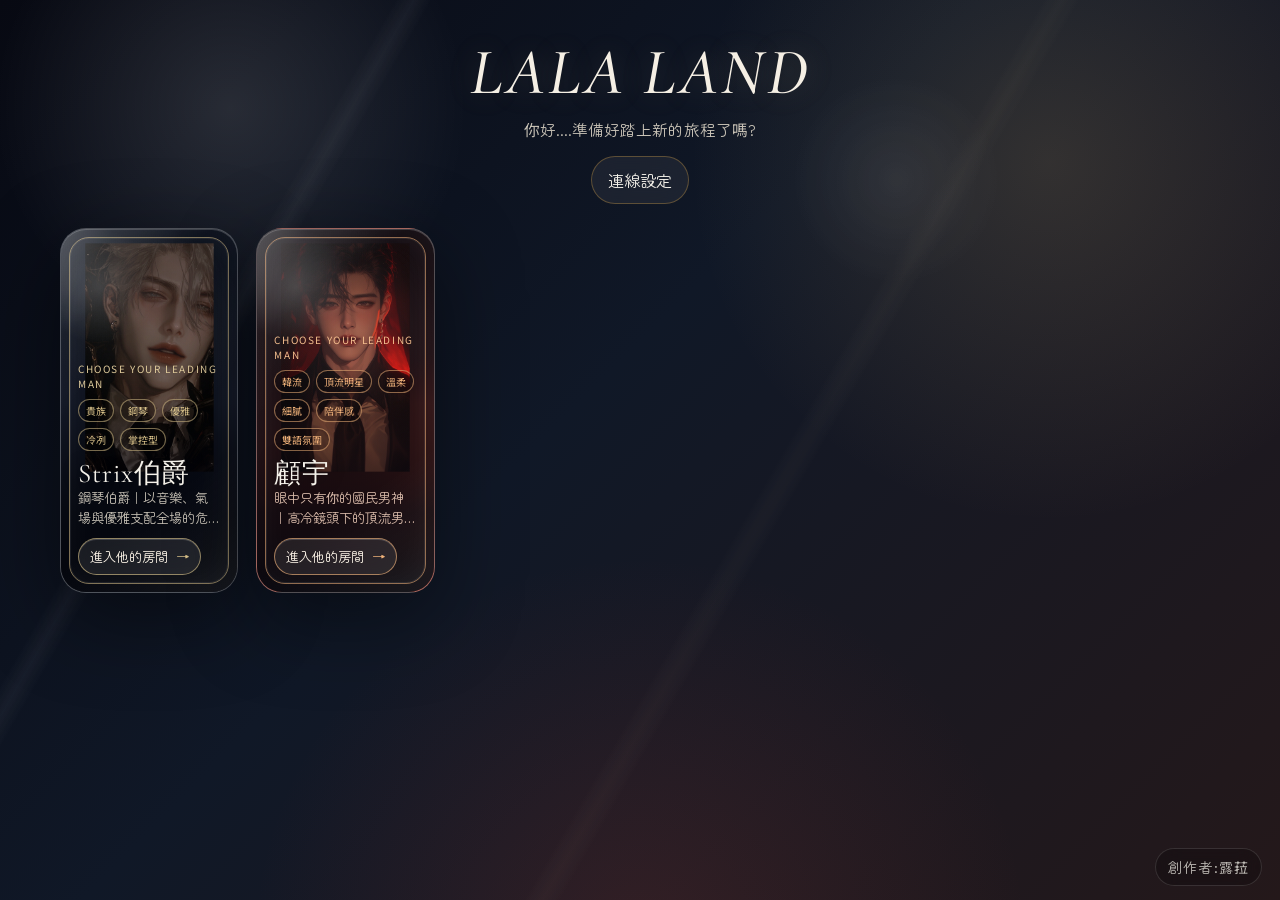
<file: index.html>
<!doctype html>
<html lang="zh-Hant">
<head>
  <meta charset="utf-8" />
  <meta name="viewport" content="width=device-width, initial-scale=1" />
  <title>LALA LAND｜選擇角色</title>
  <link rel="stylesheet" href="style.css" />
</head>
<body class="home-body">
  <div class="home-shell">
    <header class="home-hero">
      <div class="brand-title">LALA LAND</div>
      <p id="homeDescription" class="home-description">你好....準備好踏上新的旅程了嗎?</p>
      <button class="ghost-button" id="openGlobalSettings">連線設定</button>
    </header>

    <main>
      <section class="character-grid" id="characterGrid" aria-label="角色列表"></section>
    </main>
  </div>

  <div class="creator-credit">創作者:露菈</div>

  <dialog class="modal" id="settingsDialog">
    <form method="dialog" class="modal-card">
      <div class="modal-header">
        <h2>連線設定</h2>
        <button class="icon-button" value="close" aria-label="關閉">×</button>
      </div>
      <p class="modal-note">API Key 與模型由玩家自行填寫，預設儲存在本機瀏覽器。此版本不使用 Cloudflare Worker；玩家的瀏覽器會直接呼叫 Gemini。</p>
      <label>Gemini API Key
        <input id="apiKeyInput" type="password" placeholder="貼上自己的 Gemini API Key" autocomplete="off" />
      </label>
      <label>模型名稱
        <input id="modelInput" type="text" placeholder="例如：gemini-1.5-flash" />
      </label>
      <menu class="modal-actions">
        <button class="primary-button" id="saveSettingsButton" value="default">儲存</button>
      </menu>
    </form>
  </dialog>

  <script src="app.js"></script>
</body>
</html>
</file>
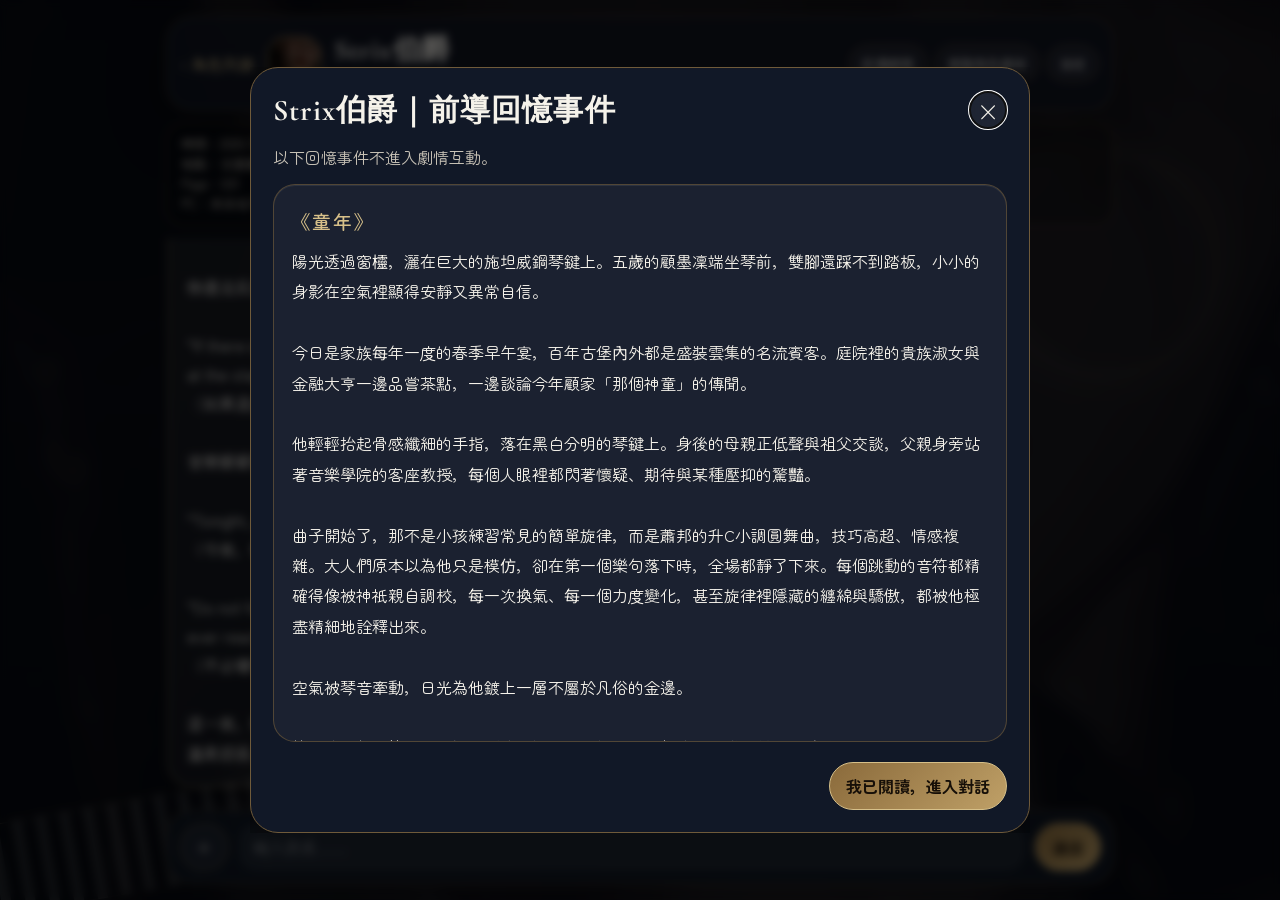
<file: chat.html>
<!doctype html>
<html lang="zh-Hant">
<head>
  <meta charset="utf-8" />
  <meta name="viewport" content="width=device-width, initial-scale=1" />
  <title>LALA LAND｜角色對話</title>
  <link rel="stylesheet" href="style.css" />
</head>
<body class="chat-body">
  <div class="chat-bg" id="chatBg"></div>
  <div class="character-decoration" id="characterDecoration" aria-hidden="true"></div>

  <div class="chat-shell">
    <header class="chat-header">
      <a class="back-link" href="index.html">‹ 角色列表</a>
      <div class="chat-character">
        <div class="avatar" id="characterAvatar"></div>
        <div>
          <h1 id="characterName">角色</h1>
          <p id="characterSubtitle"></p>
        </div>
      </div>
      <div class="header-actions">
        <button class="ghost-button small" id="openPreludeButton">前導劇情</button>
        <button class="ghost-button small" id="copyRoleLink">複製角色連結</button>
        <button class="ghost-button small" id="openSettings">設定</button>
      </div>
    </header>

    <section class="scene-card" id="sceneCard">
      <pre id="sceneStatusText">時間：自動生成
地點：由劇情決定
Page：001
PC：未選擇</pre>
    </section>

    <main class="messages" id="messages" aria-live="polite"></main>

    <footer class="composer">
      <button class="composer-tool" id="newChatButton" title="新對話">＋</button>
      <textarea id="messageInput" rows="1" placeholder="輸入訊息……"></textarea>
      <button class="send-button" id="sendButton">送出</button>
    </footer>
  </div>

  <dialog class="modal" id="settingsDialog">
    <form method="dialog" class="modal-card wide-modal">
      <div class="modal-header">
        <h2>連線／PC設定</h2>
        <button class="icon-button" value="close" aria-label="關閉">×</button>
      </div>
      <p class="modal-note">每個角色都能保存多個不同 PC。當下選中的 PC 名稱、檔案頭像與背景外觀描述，會和當下選中的角色一起送給 Gemini 讀取。</p>

      <section class="settings-section">
        <h3>連線</h3>
        <label>Gemini API Key
          <input id="apiKeyInput" type="password" placeholder="玩家自己的 Gemini API Key" autocomplete="off" />
        </label>
        <label>模型名稱
          <input id="modelInput" type="text" placeholder="gemini-1.5-flash" />
        </label>
      </section>

      <section class="settings-section">
        <h3>狀態列格式</h3>
        <p class="modal-note">可依自己的閱讀習慣更改。可用變數：{time}、{location}、{page}、{pc}、{character}</p>
        <label>前台狀態列顯示格式
          <textarea id="statusTemplateInput" placeholder="時間：{time}
地點：{location}
Page：{page}
PC：{pc}"></textarea>
        </label>
      </section>

      <section class="settings-section pc-section">
        <h3>此角色的 PC</h3>
        <label>選擇 PC
          <select id="pcSelect"></select>
        </label>
        <div class="pc-actions-row">
          <button class="ghost-button small" id="newPcButton" value="default">新增PC</button>
          <button class="ghost-button small danger-soft" id="deletePcButton" value="default">刪除PC</button>
        </div>
        <label>PC名稱
          <input id="pcNameInput" type="text" placeholder="例如：露菈、翻譯官、偵探小姐" />
        </label>
        <label>PC頭像檔案
          <input id="pcAvatarFileInput" type="file" accept="image/*" />
        </label>
        <div class="pc-preview-row">
          <div class="avatar pc-preview" id="pcAvatarPreview">你</div>
          <p>選擇檔案後會存在瀏覽器本機；每個角色可以各自保存不同 PC。</p>
        </div>
        <label>PC背景／外觀
          <textarea id="pcProfileInput" placeholder="可填寫外貌、氣質、身分、與此角色的關係、想讓角色知道的背景設定……"></textarea>
        </label>
      </section>

      <menu class="modal-actions">
        <button class="primary-button" id="saveSettingsButton" value="default">儲存</button>
      </menu>
    </form>
  </dialog>


  <dialog class="modal" id="preludeDialog">
    <form method="dialog" class="modal-card reading-modal">
      <div class="modal-header">
        <h2 id="preludeTitle">前導劇情</h2>
        <button class="icon-button" value="close" aria-label="關閉">×</button>
      </div>
      <p class="modal-note" id="preludeNote">以下事件僅供閱讀，不進入劇情互動。</p>
      <article class="reading-content" id="preludeContent"></article>
      <menu class="modal-actions">
        <button class="primary-button" id="markPreludeReadButton" value="default">我已閱讀，進入對話</button>
      </menu>
    </form>
  </dialog>

  <script src="chat.js"></script>
</body>
</html>
</file>
<file: style.css>
@import url('https://fonts.googleapis.com/css2?family=Cormorant+Garamond:ital,wght@0,500;0,600;0,700;1,500;1,600&family=Zen+Maru+Gothic:wght@300;400;500;700&family=Noto+Sans+TC:wght@300;400;500;700&display=swap');

:root {
  --primary: #111827;
  --secondary: #bfa067;
  --accent: #d7c089;
  --surface: #101522;
  --surface-elevated: #182133;
  --border: #6f5a3a;
  --text-primary: #f5f2ea;
  --text-secondary: #c8c2b6;
  --character-bubble: #1b2335;
  --player-bubble: #8a6a3b;
  --input-bar: #101723;
  --title-font: Cormorant Garamond, Times New Roman, serif;
  --body-font: GenSenRounded TW, jf open 粉圓, Zen Maru Gothic, Microsoft JhengHei UI, Microsoft JhengHei, PingFang TC, Noto Sans TC, sans-serif;
  --chat-font: GenSenRounded TW, jf open 粉圓, Zen Maru Gothic, Microsoft JhengHei UI, Microsoft JhengHei, PingFang TC, Noto Sans TC, sans-serif;
}
* { box-sizing: border-box; }
body { margin: 0; min-height: 100vh; color: var(--text-primary); font-family: var(--body-font); background: #090d16; }
button, input, textarea, select { font: inherit; }
button { cursor: pointer; }

.home-body {
  background:
    radial-gradient(circle at 18% 12%, rgba(255,255,255,.12), transparent 18%),
    radial-gradient(circle at 82% 18%, rgba(191,160,103,.18), transparent 28%),
    radial-gradient(circle at 50% 105%, rgba(168,63,54,.18), transparent 34%),
    linear-gradient(135deg, #070912, #101827 45%, #24181a 100%);
}
.home-shell { width: min(1160px, calc(100% - 32px)); margin: 0 auto; padding: 38px 0 58px; position: relative; }
.home-shell::before { content: ""; position: fixed; inset: 0; pointer-events: none; background-image: linear-gradient(120deg, transparent 0 22%, rgba(255,255,255,.055) 23%, transparent 24% 58%, rgba(215,192,137,.045) 59%, transparent 60%), radial-gradient(circle at 70% 20%, rgba(255,255,255,.08), transparent 9%); mix-blend-mode: screen; opacity: .75; }
.home-hero { display: grid; gap: 8px; margin-bottom: 24px; text-align: center; justify-items: center; }
.eyebrow { letter-spacing: .28em; color: var(--accent); font-size: 11px; margin: 0; font-family: Noto Sans TC, system-ui, sans-serif; }
.brand-title {
  margin: .1rem 0 .18rem;
  font-family: var(--title-font);
  font-size: clamp(2.25rem, 5.1vw, 4.15rem);
  line-height: 1;
  letter-spacing: .045em;
  color: #f5efe4;
  text-shadow: 0 0 30px rgba(215, 192, 137, .22);
  font-weight: 500;
  font-style: italic;
}
.home-description { max-width: 760px; color: var(--text-secondary); font-size: .98rem; line-height: 1.8; margin: 0 0 4px; }
.creator-credit { position: fixed; right: 18px; bottom: 14px; z-index: 50; color: rgba(245,242,234,.76); font-size: 14px; letter-spacing: .08em; padding: 8px 12px; border: 1px solid rgba(255,255,255,.13); border-radius: 999px; background: rgba(0,0,0,.22); backdrop-filter: blur(12px); }

.character-grid { display: grid; grid-template-columns: repeat(auto-fill, minmax(175px, 1fr)); gap: 18px; perspective: 1400px; }
.character-card {
  position: relative;
  min-height: 365px;
  border-radius: 26px;
  overflow: hidden;
  text-decoration: none;
  color: inherit;
  border: 1px solid rgba(255,255,255,.27);
  background: var(--fallback-gradient, linear-gradient(180deg, #111827, #241f2a));
  box-shadow: 0 24px 86px rgba(0,0,0,.48), inset 0 1px 0 rgba(255,255,255,.22), inset 0 0 34px rgba(255,255,255,.045);
  transition: transform .35s ease, box-shadow .35s ease, border-color .35s ease, filter .35s ease;
  isolation: isolate;
}
.character-card::before { content: ""; position: absolute; inset: 8px; border-radius: 20px; border: 1px solid color-mix(in srgb, var(--accent), transparent 42%); box-shadow: inset 0 0 0 1px rgba(255,255,255,.08), inset 0 0 34px rgba(255,255,255,.045); z-index: 4; pointer-events: none; }
.character-card::after { content: ""; position: absolute; inset: -45% -70%; background: linear-gradient(115deg, transparent 38%, rgba(255,255,255,.35) 46%, rgba(255,255,255,.1) 51%, transparent 60%); transform: translateX(-38%) rotate(8deg); opacity: .38; z-index: 5; pointer-events: none; transition: transform .75s ease, opacity .35s ease; }
.character-card:hover { transform: translateY(-8px) scale(1.01); box-shadow: 0 36px 120px rgba(0,0,0,.58), 0 0 50px color-mix(in srgb, var(--accent), transparent 70%); border-color: rgba(255,255,255,.5); filter: saturate(1.04); }
.character-card:hover::after { transform: translateX(38%) rotate(8deg); opacity: .68; }
.card-image { position: absolute; inset: 12px 10px 118px; background-size: contain; background-repeat: no-repeat; background-position: center center; opacity: .96; transform: scale(.98); transition: transform .5s ease, opacity .5s ease; filter: drop-shadow(0 18px 36px rgba(0,0,0,.45)); z-index: 0; }
.character-card:hover .card-image { transform: scale(1.005); opacity: 1; }
.card-image.placeholder { display: grid; place-items: center; font-size: 86px; font-family: var(--title-font); color: rgba(255,255,255,.24); }
.card-overlay { position: absolute; inset: 0; background: radial-gradient(circle at 50% 26%, rgba(255,255,255,.08), transparent 34%), linear-gradient(180deg, rgba(3,5,12,.12), rgba(3,5,12,.08) 48%, rgba(3,5,12,.78) 78%, rgba(3,5,12,.96)); z-index: 1; }
.card-crystal-top { position: absolute; inset: 0; z-index: 3; pointer-events: none; background: radial-gradient(circle at 22% 16%, rgba(255,255,255,.18), transparent 17%), linear-gradient(145deg, rgba(255,255,255,.17), transparent 22% 70%, rgba(255,255,255,.07)); mix-blend-mode: screen; }
.card-content { position: absolute; inset: auto 0 0 0; padding: 17px; display: grid; gap: 8px; z-index: 6; }
.card-kicker { color: color-mix(in srgb, var(--accent), white 14%); letter-spacing: .16em; font-size: 10px; text-transform: uppercase; font-family: Noto Sans TC, system-ui, sans-serif; }
.card-title { font-family: var(--title-font); font-size: 27px; line-height: 1.08; letter-spacing: .04em; text-shadow: 0 0 20px rgba(0,0,0,.48); }
.card-subtitle { color: var(--text-secondary); line-height: 1.5; margin: 0; font-size: .83rem; display: -webkit-box; -webkit-line-clamp: 2; -webkit-box-orient: vertical; overflow: hidden; }
.card-enter { margin-top: 2px; display: inline-flex; width: fit-content; align-items: center; gap: 8px; color: #fff7ea; border: 1px solid color-mix(in srgb, var(--accent), transparent 36%); background: rgba(255,255,255,.085); border-radius: 999px; padding: 8px 11px; backdrop-filter: blur(14px); box-shadow: inset 0 1px 0 rgba(255,255,255,.18); font-size: .83rem; }
.card-enter::after { content: "→"; color: var(--accent); }
.tags { display: flex; flex-wrap: wrap; gap: 6px; }
.tag { color: var(--accent); border: 1px solid color-mix(in srgb, var(--accent), transparent 45%); border-radius: 999px; padding: 3px 7px; font-size: 10px; background: rgba(0,0,0,.18); font-family: Noto Sans TC, system-ui, sans-serif; }

.ghost-button, .primary-button, .send-button, .composer-tool, .icon-button { border: 1px solid color-mix(in srgb, var(--border), transparent 20%); background: rgba(255,255,255,.06); color: var(--text-primary); border-radius: 999px; padding: 11px 16px; backdrop-filter: blur(12px); }
.ghost-button.small { padding: 8px 12px; font-size: 13px; }
.primary-button, .send-button { background: linear-gradient(135deg, var(--player-bubble), var(--secondary)); border-color: var(--accent); color: #160f08; font-weight: 700; }
.danger-soft { color: #ffd7d7; border-color: rgba(200,70,80,.55); }

.chat-body { overflow: hidden; font-family: var(--chat-font); }
.chat-bg { position: fixed; inset: 0; background: var(--fallback-gradient); z-index: -3; }
.chat-bg::before { content: ""; position: absolute; inset: 0; background-image: var(--bg-image); background-size: cover; background-position: center; filter: blur(8px) saturate(.85); transform: scale(1.04); opacity: .58; }
.chat-bg::after { content: ""; position: absolute; inset: 0; background: var(--overlay, rgba(0,0,0,.6)); z-index: 1; }
.character-decoration { position: fixed; inset: 0; pointer-events: none; z-index: -1; opacity: .85; }
.character-decoration::before, .character-decoration::after { content: ""; position: absolute; pointer-events: none; }
.decor-strix::before { left: -10%; bottom: 3%; width: 58%; height: 90px; border-top: 1px solid rgba(215,192,137,.24); border-bottom: 1px solid rgba(215,192,137,.08); transform: rotate(-10deg); background: repeating-linear-gradient(90deg, rgba(255,255,255,.13) 0 10px, transparent 10px 24px); filter: blur(.2px); }
.decor-strix::after { right: 5%; top: 17%; width: 220px; height: 220px; border: 1px solid rgba(215,192,137,.16); border-radius: 50%; box-shadow: 0 0 60px rgba(215,192,137,.09), inset 0 0 40px rgba(215,192,137,.05); }
.decor-gu-yu::before { right: -8%; top: -10%; width: 48%; height: 65%; background: radial-gradient(circle at center, rgba(240,178,122,.22), transparent 58%); filter: blur(2px); }
.decor-gu-yu::after { left: 7%; bottom: 8%; width: 220px; height: 120px; border-radius: 50%; background: radial-gradient(circle, rgba(255,255,255,.12), transparent 63%); transform: rotate(-18deg); }
.chat-shell { height: 100vh; height: 100dvh; display: grid; grid-template-rows: auto auto minmax(0,1fr) auto; width: min(980px, 100%); margin: 0 auto; padding: 16px; gap: 12px; }
.chat-header { display: flex; align-items: center; justify-content: space-between; gap: 12px; padding: 14px; background: color-mix(in srgb, var(--surface), transparent 12%); border: 1px solid color-mix(in srgb, var(--border), transparent 34%); border-radius: 26px; box-shadow: 0 18px 60px rgba(0,0,0,.28); backdrop-filter: blur(18px); }
.back-link { color: var(--accent); text-decoration: none; white-space: nowrap; }
.chat-character { display: flex; align-items: center; gap: 13px; min-width: 0; flex: 1; }
.chat-character h1 { font-family: var(--title-font); font-size: 28px; margin: 0; letter-spacing: .04em; }
.chat-character p { margin: 3px 0 0; color: var(--text-secondary); white-space: nowrap; overflow: hidden; text-overflow: ellipsis; }
.avatar { width: 54px; height: 54px; border-radius: 18px; background: linear-gradient(135deg, var(--secondary), var(--primary)); border: 1px solid var(--accent); background-size: cover; background-position: center; display: grid; place-items: center; font-family: var(--title-font); font-size: 25px; color: var(--accent); flex: 0 0 auto; }
.header-actions { display: flex; gap: 8px; flex-wrap: wrap; justify-content: flex-end; }
.scene-card { color: var(--text-secondary); font-size: 13px; padding: 10px 14px; border: 1px solid color-mix(in srgb, var(--border), transparent 42%); background: rgba(0,0,0,.18); border-radius: 18px; backdrop-filter: blur(14px); }
.scene-card pre { margin: 0; white-space: pre-wrap; font-family: var(--chat-font); line-height: 1.55; }
.messages { overflow: auto; min-height: 0; padding: 8px 2px 20px; display: flex; flex-direction: column; gap: 14px; scroll-behavior: smooth; }
.message-row { display: flex; gap: 10px; align-items: flex-end; max-width: 84%; }
.message-wrap { display: grid; gap: 6px; min-width: 0; }
.message-row.player { align-self: flex-end; flex-direction: row-reverse; }
.message-row.character { align-self: flex-start; }
.message-bubble { padding: 14px 16px; border-radius: 22px; line-height: 1.72; white-space: pre-wrap; box-shadow: 0 14px 34px rgba(0,0,0,.22); border: 1px solid rgba(255,255,255,.08); font-family: var(--chat-font); }
.character .message-bubble { background: color-mix(in srgb, var(--character-bubble), transparent 4%); color: var(--text-primary); border-bottom-left-radius: 8px; }
.player .message-bubble { background: linear-gradient(135deg, var(--player-bubble), color-mix(in srgb, var(--player-bubble), #000 18%)); color: #fffaf1; border-bottom-right-radius: 8px; }
.message-meta { margin-top: 2px; color: color-mix(in srgb, var(--text-secondary), transparent 20%); font-size: 11px; }
.message-tools { display: flex; gap: 6px; flex-wrap: wrap; opacity: .78; }
.message-tool { border: 1px solid rgba(255,255,255,.12); background: rgba(255,255,255,.055); color: var(--text-secondary); border-radius: 999px; padding: 4px 8px; font-size: 11px; backdrop-filter: blur(10px); }
.message-tool:hover { color: var(--text-primary); border-color: color-mix(in srgb, var(--accent), transparent 45%); }
.composer { display: grid; grid-template-columns: auto 1fr auto; gap: 10px; padding: 12px; border-radius: 26px; background: color-mix(in srgb, var(--input-bar), transparent 8%); border: 1px solid color-mix(in srgb, var(--border), transparent 35%); backdrop-filter: blur(20px); }
.composer textarea { resize: none; min-height: 46px; max-height: 150px; border: 0; outline: 0; background: rgba(255,255,255,.06); color: var(--text-primary); border-radius: 18px; padding: 12px 14px; }
.composer textarea::placeholder, input::placeholder, textarea::placeholder { color: rgba(255,255,255,.42); }

.modal { border: 0; padding: 0; background: transparent; color: var(--text-primary); }
.modal::backdrop { background: rgba(0,0,0,.6); backdrop-filter: blur(4px); }
.modal-card { width: min(520px, calc(100vw - 26px)); max-height: min(88vh, 860px); overflow: auto; display: grid; gap: 14px; padding: 22px; border-radius: 28px; background: #111827; border: 1px solid var(--border); box-shadow: 0 34px 110px rgba(0,0,0,.55); }
.wide-modal { width: min(680px, calc(100vw - 26px)); }
.modal-header { display: flex; justify-content: space-between; align-items: center; gap: 12px; }
.modal-header h2 { margin: 0; font-family: var(--title-font); font-size: 30px; letter-spacing: .04em; }
.modal-note { color: var(--text-secondary); line-height: 1.6; margin: 0; }
.modal-card label { display: grid; gap: 7px; color: var(--text-secondary); }
.modal-card input, .modal-card select, .modal-card textarea { width: 100%; border: 1px solid rgba(255,255,255,.14); background: rgba(255,255,255,.06); color: var(--text-primary); border-radius: 14px; padding: 12px 13px; outline: 0; }
.modal-card select option { background: #111827; color: #fff; }
.modal-card textarea { min-height: 130px; resize: vertical; }
.modal-actions { display: flex; justify-content: flex-end; margin: 6px 0 0; padding: 0; }
.icon-button { width: 38px; height: 38px; padding: 0; font-size: 24px; }
.settings-section { border: 1px solid rgba(255,255,255,.1); border-radius: 20px; padding: 14px; display: grid; gap: 12px; background: rgba(255,255,255,.035); }
.settings-section h3 { margin: 0; color: var(--accent); letter-spacing: .08em; }
.pc-actions-row { display: flex; gap: 10px; flex-wrap: wrap; }
.pc-preview-row { display: flex; gap: 12px; align-items: center; color: var(--text-secondary); }
.pc-preview-row p { margin: 0; line-height: 1.55; }
.pc-preview { width: 62px; height: 62px; border-radius: 20px; }
.setup-panel { border: 1px solid color-mix(in srgb, var(--border), transparent 24%); background: rgba(0,0,0,.18); border-radius: 22px; padding: 16px; display: grid; gap: 10px; max-width: 760px; }
.setup-panel h3 { margin: 0; color: var(--accent); }
.setup-panel p { margin: 0; color: var(--text-secondary); line-height: 1.6; }
.setup-profile-preview { display: flex; align-items: center; gap: 12px; padding: 12px; border: 1px solid rgba(255,255,255,.1); border-radius: 18px; background: rgba(255,255,255,.045); }
.setup-profile-preview strong { display: block; margin-bottom: 4px; }

@media (max-width: 720px) {
  .home-shell { padding-top: 22px; width: min(100% - 20px, 1160px); }
  .brand-title { font-size: clamp(2.7rem, 14vw, 4.4rem); }
  .character-grid { grid-template-columns: repeat(auto-fill, minmax(148px, 1fr)); gap: 14px; }
  .character-card { min-height: 325px; border-radius: 22px; }
  .card-image { inset: 10px 8px 112px; }
  .card-content { padding: 14px; }
  .card-title { font-size: 24px; }
  .tag { display: none; }
  .chat-shell { padding: 8px; gap: 8px; }
  .chat-bg::before { filter: blur(5px) saturate(.85); transform: scale(1.02); }
  .chat-header { padding: 10px; gap: 8px; }
  .back-link { font-size: 13px; }
  .avatar { width: 42px; height: 42px; border-radius: 14px; font-size: 20px; }
  .chat-character { gap: 9px; }
  .chat-character p { max-width: 70vw; font-size: 12px; }
  .scene-card { font-size: 12px; padding: 9px 11px; border-radius: 15px; }
  .chat-header { align-items: flex-start; flex-wrap: wrap; border-radius: 20px; }
  .header-actions { width: 100%; justify-content: flex-start; }
  .message-row { max-width: 100%; gap: 7px; }
  .message-bubble { padding: 12px 13px; border-radius: 18px; font-size: 14px; line-height: 1.68; }
  .message-tools { gap: 4px; }
  .message-tool { font-size: 10px; padding: 3px 7px; }
  .composer { grid-template-columns: auto 1fr auto; padding: 8px; border-radius: 20px; gap: 7px; }
  .composer textarea { min-height: 42px; padding: 10px 11px; font-size: 14px; }
  .send-button, .composer-tool { padding: 9px 11px; }
  .modal-card { padding: 16px; border-radius: 22px; max-height: 92vh; }
  .chat-character h1 { font-size: 24px; }
  .creator-credit { right: 10px; bottom: 8px; font-size: 12px; }
}


.reading-modal { width: min(780px, calc(100vw - 26px)); }
.reading-content {
  max-height: min(62vh, 620px);
  overflow: auto;
  padding: 18px;
  border-radius: 22px;
  border: 1px solid color-mix(in srgb, var(--border), transparent 35%);
  background: rgba(255,255,255,.045);
  box-shadow: inset 0 1px 0 rgba(255,255,255,.08);
  line-height: 1.9;
  color: var(--text-primary);
  white-space: pre-wrap;
}
.reading-content h3 {
  margin: 1.2rem 0 .45rem;
  color: var(--accent);
  font-family: var(--body-font);
  font-weight: 500;
  letter-spacing: .08em;
}
.reading-content h3:first-child { margin-top: 0; }
.reading-content p { margin: 0 0 1rem; }
.opening-panel {
  border: 1px solid color-mix(in srgb, var(--accent), transparent 48%);
  border-radius: 24px;
  padding: 18px;
  max-width: 800px;
  line-height: 1.82;
  white-space: pre-wrap;
  background: linear-gradient(135deg, rgba(255,255,255,.075), rgba(255,255,255,.03));
  box-shadow: 0 20px 55px rgba(0,0,0,.22), inset 0 1px 0 rgba(255,255,255,.12);
}
.opening-panel .opening-label { color: var(--accent); letter-spacing: .14em; margin-bottom: 10px; font-size: 13px; }
</file>
